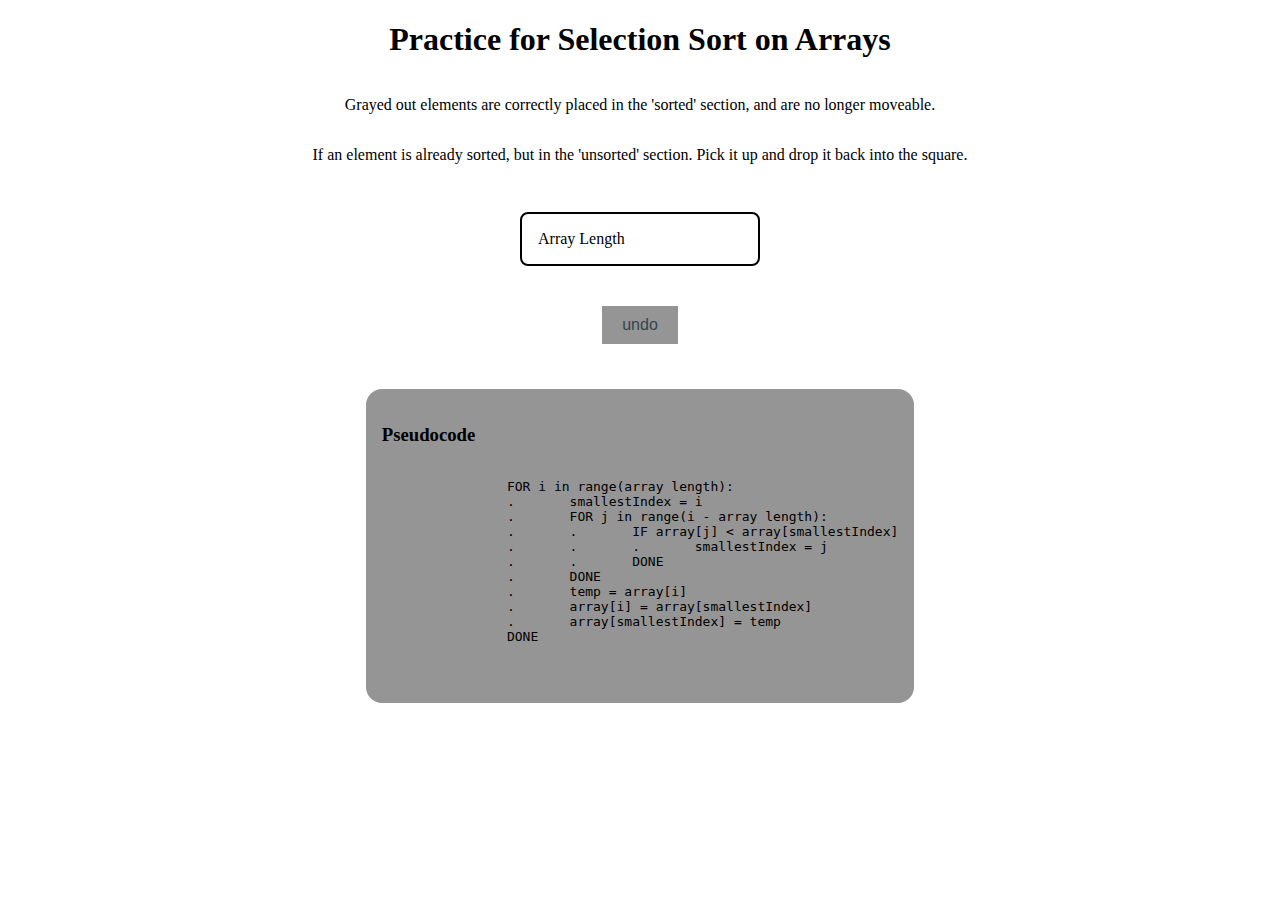
<file: index.html>
<!DOCTYPE html>
<html lang="en">
<head>
	<meta charset="UTF-8">
	<meta name="viewport" content="width=device-width, initial-scale=1.0">
	<meta http-equiv="X-UA-Compatible" content="ie=edge">
	<title>Drag and Drop Demo</title>
	<link rel="stylesheet" href="style.css">
</head>
<body>	
	<h1>Practice for Selection Sort on Arrays</h1>
	<p>Grayed out elements are correctly placed in the 'sorted' section, and are no longer moveable.</p>
	<p>If an element is already sorted, but in the 'unsorted' section. Pick it up and drop it back into the square.</p>
	<div class="dropdown"> 
		<div class="select">
			<span class="selected">Array Length</span>
			<div class="caret"></div>
		</div>
		<ul class="menu">
			<li>1</li>
			<li>2</li>
			<li>3</li>
			<li>4</li>
			<li>5</li>
			<li>6</li>
			<li>7</li>
			<li>8</li>
			<li>9</li>
			<li>10</li>
		</ul>
	</div>

	<div class="arrays">
		<ul class="internal-array" id="array"></ul>
		<ul class="index-array" id="indexArray"></ul>
	</div>
	<button class="button" id="testbutton">undo</button>
	<div class="pseudocode">
		<h3>
			Pseudocode
		</h3>
		<pre><code> 
		FOR i in range(array length):
		.	smallestIndex = i
		.	FOR j in range(i - array length):
		.	.	IF array[j] < array[smallestIndex]
		.	.	.	smallestIndex = j
		.	.	DONE
		.	DONE
		.	temp = array[i] 
		.	array[i] = array[smallestIndex] 
		.	array[smallestIndex] = temp
		DONE

		</code></pre>
	</div>
	<script src="main.js"></script>
</body>
</html>
</file>
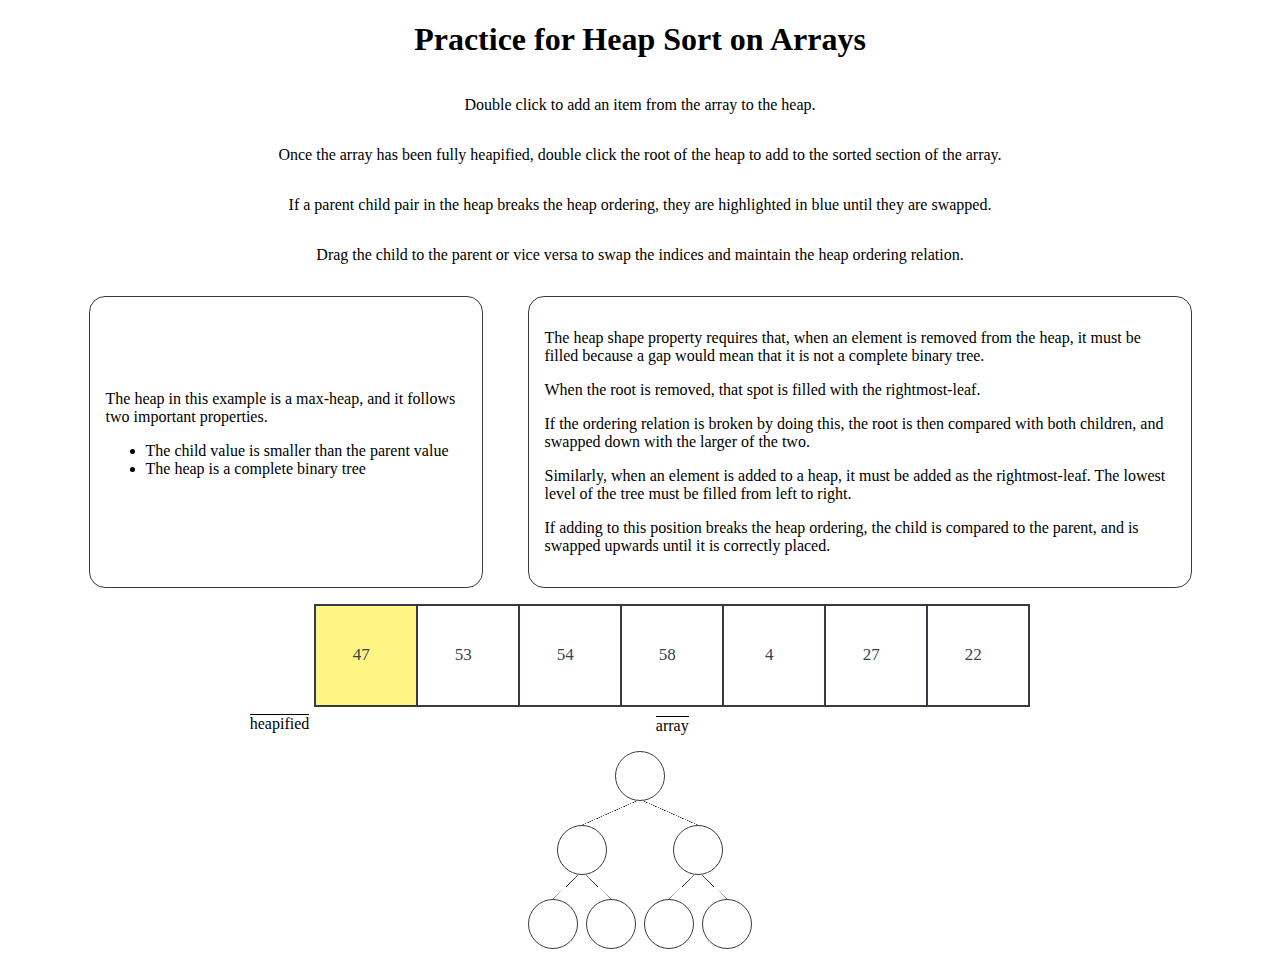
<file: heapSort.html>
<!DOCTYPE html>
<html lang="en">
<head>
	<meta charset="UTF-8">
	<meta name="viewport" content="width=device-width, initial-scale=1.0">
	<meta http-equiv="X-UA-Compatible" content="ie=edge">
	<title>Drag and Drop Demo</title>
	<link rel="stylesheet" href="style2.css">
</head>
<body>	
	<h1>Practice for Heap Sort on Arrays</h1>
	<p>Double click to add an item from the array to the heap.</p>
	<p>Once the array has been fully heapified, double click the root of the heap to add to the sorted section of the array.</p>
	<p>If a parent child pair in the heap breaks the heap ordering, they are highlighted in blue until they are swapped.</p>
	<p>Drag the child to the parent or vice versa to swap the indices and maintain the heap ordering relation.</p>

	<div class="instructions">
		<div class="heap-properties">
			<span>
			The heap in this example is a max-heap, and it follows two important properties.
			<ul>
				<li>The child value is smaller than the parent value</li>
				<li>The heap is a complete binary tree</li>
			</ul>
		</span>
		</div>
		<div class="explanation">
			<span>
				<p>The heap shape property requires that, when an element is removed from the heap, 
				it must be filled because a gap would mean that it is not a complete binary tree. </p>
				<p>When the root is removed, that spot is filled with the rightmost-leaf. </p>
				<p>If the ordering relation is broken by doing this, the root is then compared with both children, 
				and swapped down with the larger of the two.</p>
				<p>Similarly, when an element is added to a heap, it must be added as the rightmost-leaf. The lowest level of the tree must be filled from left to right.</p>
				<p>If adding to this position breaks the heap ordering, the child is compared to the parent, and is swapped upwards until it is correctly placed.</p>
			</span>

		</div>
	</div>

	<div class="arrays">
		<div class="internal-memory">
			<div class="item">
				<ul class="heap" id="heap"></ul>
				<div class="heap-label">heapified</div>
			</div>
			<div class="item"> 
				<ul class="internal-array" id="array"></ul>
				<div class="array-label">array</div>
			</div>
			
		</div>
	</div>

	<!-- https://www.youtube.com/watch?v=JyuX0qmGpcs tree explanation -->
	<article class="tree" id="tree">
		<!-- root node -->
		<div class="index0"> 
			<span class="node"></span>
			<!-- left child of root-->
			<div class="index1">
				<span class="node"></span>
				<div class="index3"><span class="node"></span></div> <!-- llc2-->
				<div class="index4"><span class="node"></span></div> <!-- lrc2-->
			</div> 
			<!-- right child of root-->
			<div class="index2">
				<span class="node"></span>
				<div class="index5"> <span class="node"></span></div> <!-- rlc2-->
				<div class="index6"> <span class="node"></span></div> <!-- rrc2 -->
			</div> 
		</div>
	</article>
	<!-- <button class="button" id="testbutton">undo</button> -->
	<script src="main2.js"></script>
</body>
</html>
</file>
<file: style.css>
:root {
    --border-color: #363a43;
    --background-color: #b5c3cd;
    --focus-color: #88929a;
    --text-color: #34444f;
}

body {
    background-color: #fff;
    display: flex;
    flex-direction: column;
    align-items: center;
    justify-content: flex-start; /*to top*/
    height: 100vh;
    margin: 0;
}

.dropdown {
    min-width: 15em;
    position: relative;
    margin: 2em;
}

.dropdown * {
    box-sizing: border-box;
}

.select {
    display: flex;
    justify-content: space-between;
    align-items: center;
    border: 2px solid black;
    border-radius: 0.5em;
    padding: 1em;
    cursor: pointer;
}

.select-clicked {
    border: 2px gray solid;
    box-shadow: 0 0 0.8em #26489a;
}

.select:hover {
    background: #77778629;
}

.caret {
    width: 0;
    height: 0;
    border-left: 5px solid transparent;
    border-right: 5px solid transparent;
    border-top: 6px solid #fff;
    transition: 0.3s;
}

.caret-rotate {
    transform: rotate(180deg);
}

.menu {
    list-style: none;
    padding: 0.2em 0.5em;
    background: var(--background-color);
    border: 1px #363a43 solid;
    box-shadow: 0 0.5em 1em rgba(0, 0, 0, 0.2);
    border-radius: 0.5em;
    color: #41485d;
    position: absolute;
    top: 3em;
    left: 50%;
    width: 100%;
    transform: translateX(-50%);
    opacity: 0;
    display: none;
    transition: 0.2s;
    z-index: 1;
}

.menu li {
    padding: 0.7em 0.5em;
    margin: 0.3em 0;
    border-radius: 0.5em;
    cursor: pointer;
}

.menu li:hover {
    background: var(--focus-color);
}

.active {
    background: var(--focus-color);
}

.menu-open {
    display: block;
    opacity: 1;
}

/* Array styling */

.arrays {
    display: grid;
    grid-template-rows: 1fr 1fr;
    gap: 3px;

}

.internal-array {
    display: flex; /* Makes the ul a flex container */
    list-style: none; /* Removes default bullets */
    padding: 0; /* Removes default left padding/margin */
    margin: 0;
    /* border: 2px solid var(--border-color); */
    color: var(--text-color);
    justify-content: center;
    flex-wrap: wrap;
}

.internal-array li {
    background-color: #fff;
    border: 2px solid var(--border-color);
    border-right:none;
    display: flex;
    flex-direction: column;
    justify-content: center;
    align-items: center;
    height: 11dvh;
    max-width: 12dvh;
}

.internal-array li:last-child{
    border-right: 2px solid var(--border-color);
}

.internal-array .value {
    background-color: transparent;
    display: flex;
    align-items: center;
    justify-content: center;
    position: relative;
    font-size: 17px;
    height: 10dvh;
    width: 10dvh;
}

.internal-array li.over {
    background-color: #a2a2a2; 
}

.internal-array .value {
    margin: 0 10px 0 0;
}

.internal-array li.right {
    background-color: #91e3ae;
}

.internal-array li.wrong {
    background-color: rgb(222, 126, 126)
}

.internal-array li.done {
    background-color: rgb(122, 141, 158);
}

.draggable {
    cursor: pointer;
    display: flex;
    align-items: center;
    justify-content: space-between;
    /* padding: 15px; */
    flex: 1;
}

.button {
    background-color: rgb(149,149,149);
    border: none;
    color: var(--text-color);
    font-size: 16px;
    padding: 10px 20px;
    margin-top: 5px;
    cursor: pointer;
}

.button:active {
    transform: scale(0.98);
}

.button:focus {
    outline:none;
}

.locked {
    background-color: #f2ff00;
    border: 2px solid #d9c91b;
}

.internal-array li span {
  /* Optional: Add styling to the nested items */
  margin-bottom: 5px; /* Adds space between the stacked spans */
}


.index-array {
    display: flex; /* Makes the ul a flex container */
    list-style: none; /* Removes default bullets */
    padding: 0; /* Removes default left padding/margin */
    margin: 0;
    color: var(--text-color);
    justify-content: stretch;
    flex-wrap: wrap;
}

.index-array li {
    flex: 1; /*allows stretching*/
    margin: 0;
    padding: 0;
    background-color: #fff;
    border: 1px solid var(--border-color);
    display: flex;
    flex-direction: column;
    justify-content: center;
    align-items: center;
    height: 7dvh;
    max-width: 12dvh;
}

.index-array li.sorted {
    background-color: rgba(147, 159, 173, 0.789);
}

.pseudocode {
    margin: 5vh 0 0 0;
    background-color: rgb(149, 149, 149);
    border-radius: 1em;
    padding: 1em;
}

.indent1 {
    margin-left: 3vh;
}
.indent2 {
    margin-left: 6vh;
}
</file>
<file: style2.css>
:root {
    --border-color: #363a43;
    --background-color: #b5c3cd;
    --focus-color: #88929a;
    --text-color: #34444f;
    white-space: normal;
}

body {
    background-color: #fff;
    display: flex;
    flex-direction: column;
    align-items: center;
    justify-content: flex-start; /*to top*/
    height: 100vh;
    margin: 0;
}

.instructions {
    display: flex;
    max-width: 140dvh;
    gap: 5dvh;
    margin: 1em;
    flex-wrap: wrap;
}

.explanation {
    display: flex;
    border: 1px solid var(--border-color);
    border-radius: 1em;
    padding: 1em;
    flex-wrap: wrap;
    max-width: 70dvh;
}

.heap-properties {
    display: flex;
    border: 1px solid var(--border-color);
    border-radius: 1em;
    padding: 1em;
    align-content: center;
    justify-content: center;
    flex-wrap: wrap;
    max-width: 40dvh;
}


/* Array styling */

.arrays {
    display: grid;
    grid-template-rows: 1fr;
    gap: 3px;
    height: fit-content;
}

.internal-memory {
    display: flex; /*side by side */
    gap: 5px;
}

.internal-array {
    display: flex; /* Makes the ul a flex container */
    list-style: none; /* Removes default bullets */
    padding: 0; /* Removes default left padding/margin */
    margin: 0;
    /* border: 2px solid var(--border-color); */
    color: var(--text-color);
    justify-content: center;
    flex-wrap: wrap;
    min-height: 10dvh;
}

.internal-array li {
    background-color: #fff;
    border: 2px solid var(--border-color);
    border-right:none;
    display: flex;
    flex-direction: column;
    justify-content: center;
    align-items: center;
    height: 11dvh;
    max-width: 12dvh;
}

.internal-array li:last-child{
    border-right: 2px solid var(--border-color);
}

.internal-array .value {
    background-color: transparent;
    display: flex;
    align-items: center;
    justify-content: center;
    position: relative;
    font-size: 17px;
    height: 10dvh;
    width: 10dvh;
}

.internal-array li.over {
    background-color: #a2a2a2; 
}

.internal-array .value {
    margin: 0 10px 0 0;
}

.internal-array li.right {
    background-color: #91e3ae;
}

.internal-array li.wrong {
    background-color: rgb(222, 126, 126)
}

.internal-array li.done {
    background-color: rgb(122, 141, 158);
}

.internal-array li.current {
    background-color: #fff585;
}

.swap {
    border: 2px solid #35a7ff;
}

.draggable {
    cursor: pointer;
    display: flex;
    align-items: center;
    justify-content: space-between;
    /* padding: 15px; */
    flex: 1;
}

/** HEAP STYLING **/
.heap {
    display: flex; /* Makes the ul a flex container */
    list-style: none; /* Removes default bullets */
    padding: 0; /* Removes default left padding/margin */
    margin: 0;
    /* border: 2px solid var(--border-color); */
    color: var(--text-color);
    justify-content: center;
    flex-wrap: wrap;
    min-height: 11dvh;
}

.heap li {
    background-color: #fff;
    border: 2px solid var(--border-color);
    border-right:none;
    display: flex;
    flex-direction: column;
    justify-content: center;
    align-items: center;
    height: 11dvh;
    max-width: 12dvh;
}

.heap li:last-child{
    border-right: 2px solid var(--border-color);
}

.heap .value {
    background-color: transparent;
    display: flex;
    align-items: center;
    justify-content: center;
    position: relative;
    font-size: 17px;
    height: 10dvh;
    width: 10dvh;
}

.over {
    background-color: #a2a2a2; 
}

.value {
    margin: 0 10px 0 0;
}

.right {
    background-color: #91e3ae;
}

.wrong {
    background-color: rgb(222, 126, 126)
}

.done {
    background-color: rgb(122, 141, 158);
}

.current {
    background-color: #fff585;
}

.item {
    display: flex;
    flex-direction: column;
    justify-content: center;
    align-items: center;
    gap: 1dvh;
}


.button {
    background-color: rgb(149,149,149);
    border: none;
    color: var(--text-color);
    font-size: 16px;
    padding: 10px 20px;
    margin-top: 5px;
    cursor: pointer;
}

.button:active {
    transform: scale(0.98);
}

.button:focus {
    outline:none;
}

.locked {
    background-color: #f2ff00;
    border: 2px solid #d9c91b;
}

.internal-array li span {
  /* Optional: Add styling to the nested items */
  margin-bottom: 5px; /* Adds space between the stacked spans */
}


.index-array {
    display: flex; /* Makes the ul a flex container */
    list-style: none; /* Removes default bullets */
    padding: 0; /* Removes default left padding/margin */
    margin: 0;
    color: var(--text-color);
    justify-content: stretch;
    flex-wrap: wrap;
}

.index-array li {
    flex: 1; /*allows stretching*/
    margin: 0;
    padding: 0;
    background-color: #fff;
    border: 1px solid var(--border-color);
    display: flex;
    flex-direction: column;
    justify-content: center;
    align-items: center;
    height: 7dvh;
    max-width: 12dvh;
}

.index-array li.sorted {
    background-color: rgba(147, 159, 173, 0.789);
}

.pseudocode {
    margin: 5vh 0 0 0;
    background-color: rgb(149, 149, 149);
    border-radius: 1em;
    padding: 1em;
}

.indent1 {
    margin-left: 3vh;
}
.indent2 {
    margin-left: 6vh;
}

.heap-label {
    border-top: 1px solid black;
}
.array-label {
    border-top: 1px solid black;
}

.tree {
    width: fit-content;
    padding-bottom: 1em;
}

.tree div {
    display: grid;
    grid-template-columns: 1fr 1fr;
    grid-template-rows: 1fr auto;
    gap: 0.5rem;
    margin-top: 1rem;
    position: relative;
}

.tree span {
    grid-column: 1 / 3;
    border: 1px solid var(--border-color);
    width: 3rem;
    height: 3rem;
    border-radius: 50%;
    display: grid;
    place-items: center;
    margin: auto auto;
}

.tree span::before {
    content: "";
    position: absolute;
    width: 50%;
    height: 1.5rem;
    background: #f002;
    left: 50%;
    top: 0;
    transform: translateY(-100%);
    background: linear-gradient(to bottom right, #0000 49%, #000 51%, #0000 0);
}

.tree :nth-child(3) > span::before {
    left: auto;
    right: 50%;
    background: linear-gradient(to bottom left, #0000 49%, #000 51%, #0000 0);
}

.tree > div > span::before {
    content: none;
}
</file>
